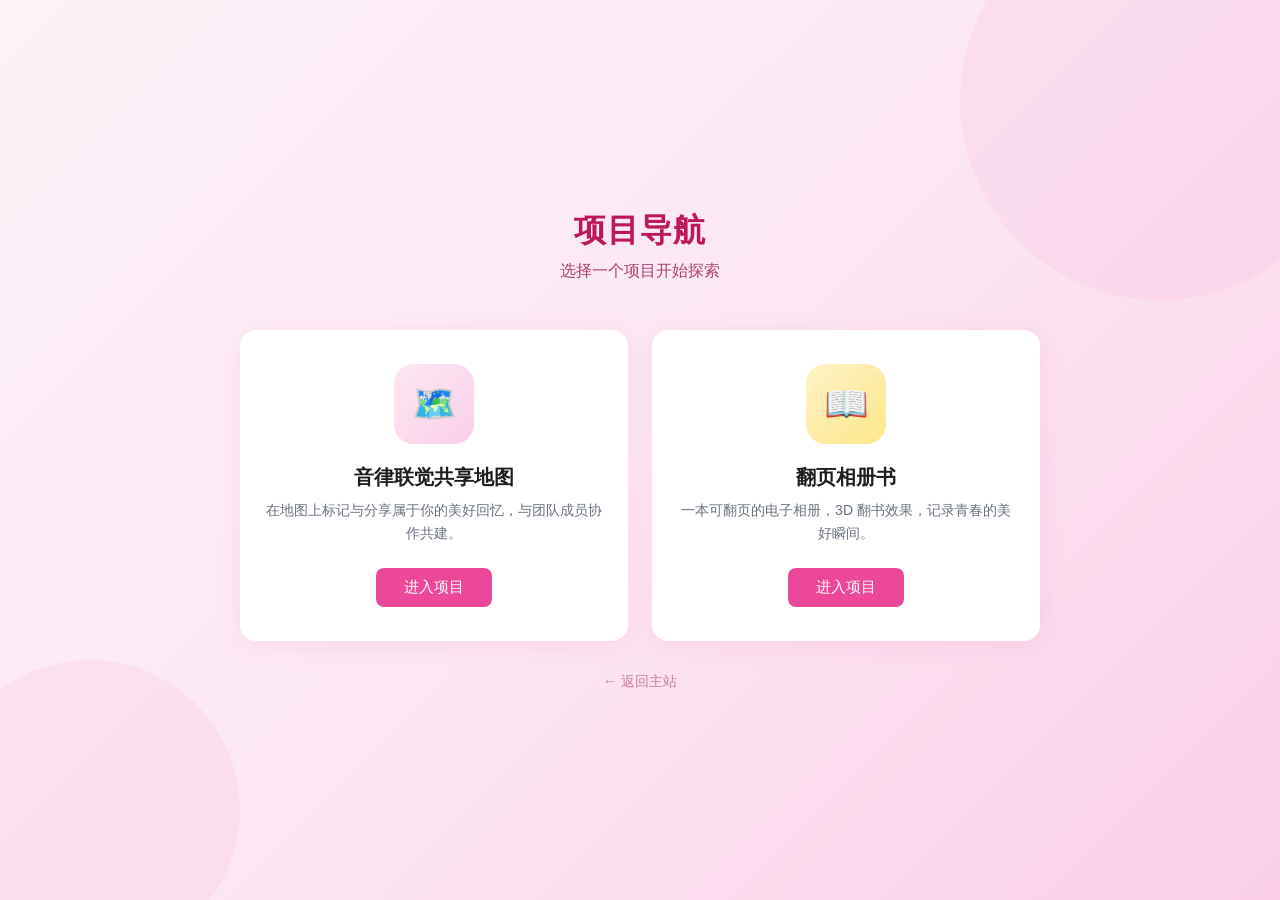
<file: index.html>
<!DOCTYPE html>
<html lang="zh-CN">
<head>
    <meta charset="UTF-8">
    <meta name="viewport" content="width=device-width, initial-scale=1.0">
    <title>项目主页</title>
    <style>
        * {
            margin: 0;
            padding: 0;
            box-sizing: border-box;
        }

        body {
            min-height: 100vh;
            display: flex;
            align-items: center;
            justify-content: center;
            background: linear-gradient(135deg, #fdf2f8 0%, #fce7f3 50%, #fbcfe8 100%);
            font-family: -apple-system, BlinkMacSystemFont, 'PingFang SC', 'Microsoft YaHei', sans-serif;
            padding: 20px;
            position: relative;
            overflow: hidden;
        }

        /* 装饰性背景圆 */
        body::before,
        body::after {
            content: '';
            position: fixed;
            border-radius: 50%;
            opacity: 0.15;
            pointer-events: none;
        }
        body::before {
            width: 400px;
            height: 400px;
            background: #f9a8d4;
            top: -100px;
            right: -80px;
        }
        body::after {
            width: 300px;
            height: 300px;
            background: #f9a8d4;
            bottom: -60px;
            left: -60px;
        }

        .container {
            max-width: 800px;
            width: 100%;
            position: relative;
            z-index: 1;
        }

        /* 标题区域 */
        .header {
            text-align: center;
            margin-bottom: 48px;
            animation: fadeInDown 0.6s ease-out;
        }

        .header h1 {
            font-size: 32px;
            font-weight: 700;
            color: #be185d;
            margin-bottom: 8px;
            letter-spacing: 1px;
        }

        .header p {
            font-size: 16px;
            color: #9d174d;
            opacity: 0.8;
        }

        /* 卡片容器 */
        .cards {
            display: grid;
            grid-template-columns: repeat(2, 1fr);
            gap: 24px;
        }

        /* 单个卡片 */
        .card {
            background: #fff;
            border-radius: 16px;
            padding: 32px 24px;
            text-align: center;
            box-shadow: 0 4px 24px rgba(236, 72, 153, 0.1);
            border: 2px solid transparent;
            transition: transform 0.3s ease, box-shadow 0.3s ease, border-color 0.3s ease;
            animation: fadeInUp 0.6s ease-out both;
            text-decoration: none;
            display: flex;
            flex-direction: column;
            align-items: center;
        }
        .card:nth-child(1) { animation-delay: 0.15s; }
        .card:nth-child(2) { animation-delay: 0.3s; }

        .card:hover {
            transform: translateY(-6px);
            box-shadow: 0 12px 36px rgba(236, 72, 153, 0.2);
            border-color: #f9a8d4;
        }

        /* 卡片图标区 */
        .card-icon {
            width: 80px;
            height: 80px;
            border-radius: 20px;
            display: flex;
            align-items: center;
            justify-content: center;
            margin-bottom: 20px;
            font-size: 36px;
        }

        .card:nth-child(1) .card-icon {
            background: linear-gradient(135deg, #fce7f3, #fbcfe8);
        }
        .card:nth-child(2) .card-icon {
            background: linear-gradient(135deg, #fef3c7, #fde68a);
        }

        .card h2 {
            font-size: 20px;
            font-weight: 600;
            color: #1e1e1e;
            margin-bottom: 8px;
        }

        .card .desc {
            font-size: 14px;
            color: #6b7280;
            line-height: 1.6;
            margin-bottom: 24px;
            flex: 1;
        }

        .card .btn {
            display: inline-block;
            padding: 10px 28px;
            background: #ec4899;
            color: #fff;
            border-radius: 8px;
            font-size: 15px;
            font-weight: 500;
            text-decoration: none;
            transition: background 0.2s ease;
            border: none;
            cursor: pointer;
        }
        .card .btn:hover {
            background: #db2777;
        }

        /* 返回主站 */
        .home-link {
            display: block;
            text-align: center;
            margin-top: 32px;
            color: #9d174d;
            opacity: 0.5;
            font-size: 14px;
            text-decoration: none;
            transition: opacity 0.2s;
        }
        .home-link:hover {
            opacity: 0.9;
        }

        /* 动画 */
        @keyframes fadeInDown {
            from { opacity: 0; transform: translateY(-20px); }
            to   { opacity: 1; transform: translateY(0); }
        }
        @keyframes fadeInUp {
            from { opacity: 0; transform: translateY(24px); }
            to   { opacity: 1; transform: translateY(0); }
        }

        /* 响应式 */
        @media (max-width: 600px) {
            .cards {
                grid-template-columns: 1fr;
                gap: 16px;
            }
            .header h1 { font-size: 26px; }
            .header { margin-bottom: 32px; }
            .card { padding: 24px 20px; }
        }
    </style>
</head>
<body>
    <div class="container">
        <div class="header">
            <h1>项目导航</h1>
            <p>选择一个项目开始探索</p>
        </div>

        <div class="cards">
            <a class="card" href="ambience_synesthesia.html">
                <div class="card-icon">🗺️</div>
                <h2>音律联觉共享地图</h2>
                <p class="desc">在地图上标记与分享属于你的美好回忆，与团队成员协作共建。</p>
                <span class="btn">进入项目</span>
            </a>

            <a class="card" href="album.html">
                <div class="card-icon">📖</div>
                <h2>翻页相册书</h2>
                <p class="desc">一本可翻页的电子相册，3D 翻书效果，记录青春的美好瞬间。</p>
                <span class="btn">进入项目</span>
            </a>
        </div>

        <a class="home-link" href="https://www.sevencentury.cn" target="_blank">&#8592; 返回主站</a>
    </div>
</body>
</html>
</file>
